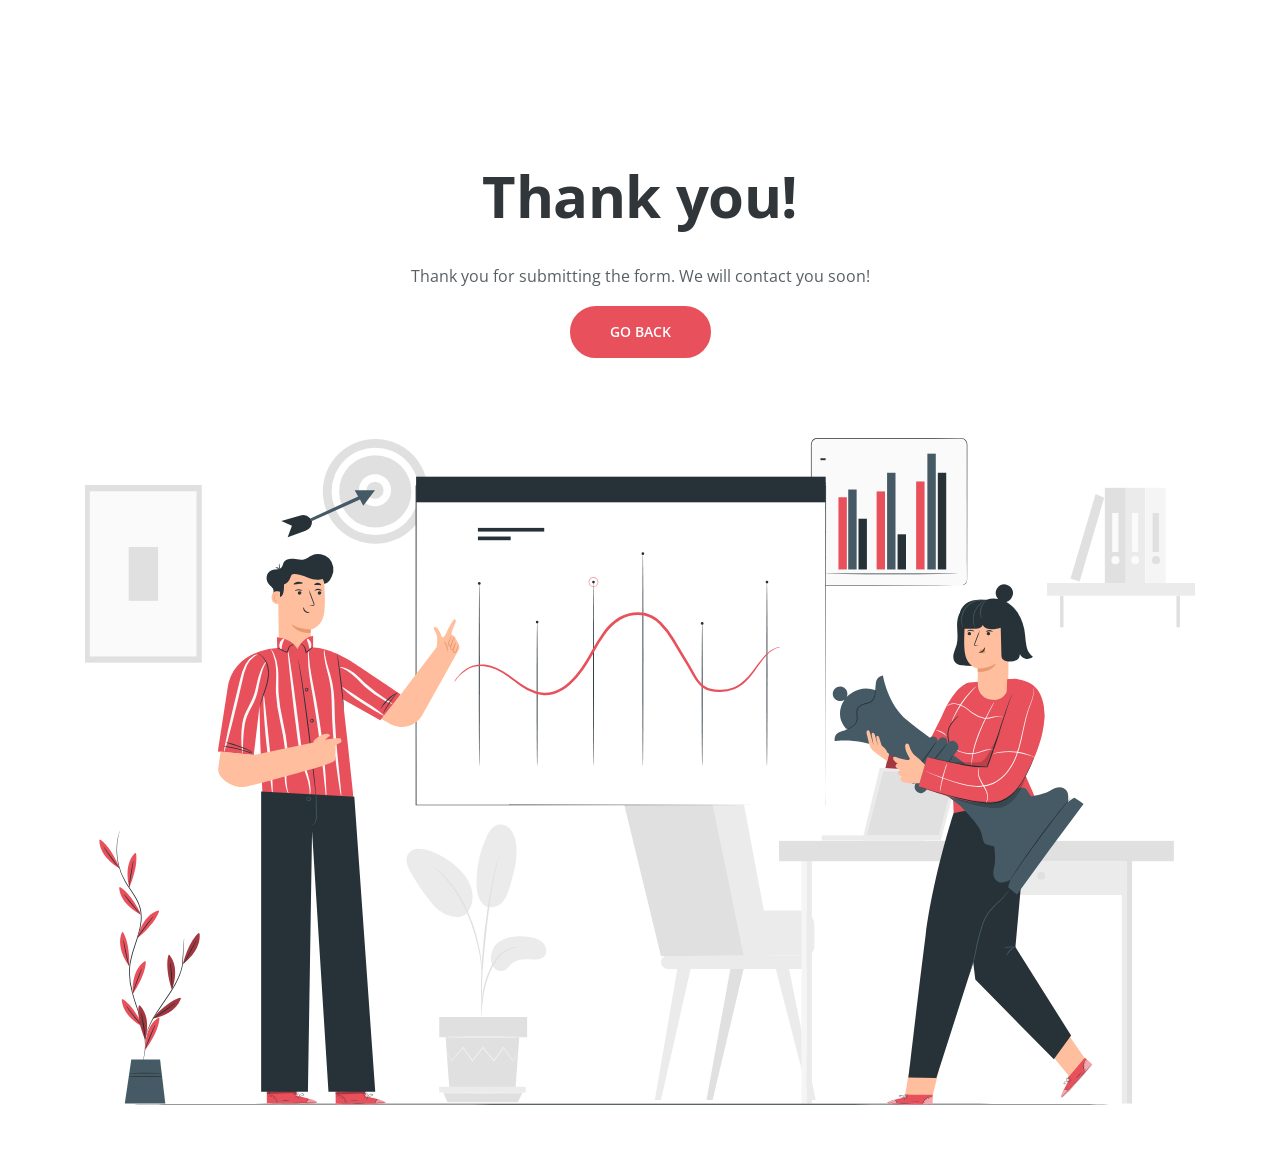
<file: contact-form-thank-you.html>
<!DOCTYPE html>
<html lang="en">
<head>
    <meta charset="utf-8">
    <meta name="viewport" content="width=device-width, initial-scale=1, shrink-to-fit=no">
    
    <!-- SEO Meta Tags -->
    <meta name="description" content="Retinahapp is a company that offers software solutions that include Web and mobile development, Custom systems and other solutions. It also offers business solutions that include company registration, business coaching, proposal writing, graphics design/">
    <meta name="author" content="Retinahapp">

    <!-- OG Meta Tags to improve the way the post looks when you share the page on LinkedIn, Facebook, Google+ -->
	<meta property="og:site_name" content="" /> <!-- website name -->
	<meta property="og:site" content="" /> <!-- website link -->
	<meta property="og:title" content=""/> <!-- title shown in the actual shared post -->
	<meta property="og:description" content="" /> <!-- description shown in the actual shared post -->
	<meta property="og:image" content="" /> <!-- image link, make sure it's jpg -->
	<meta property="og:url" content="" /> <!-- where do you want your post to link to -->
	<meta property="og:type" content="article" />

    <!-- Webpage Title -->
    <title>Retinahapp | For IT and business solutions</title>
    
    <!-- Styles -->
    <link href="https://fonts.googleapis.com/css?family=Open+Sans:400,400i,600,700&display=swap" rel="stylesheet">
    <link href="css/bootstrap.css" rel="stylesheet">
    <link href="css/fontawesome-all.css" rel="stylesheet">
    <link href="css/swiper.css" rel="stylesheet">
	<link href="css/magnific-popup.css" rel="stylesheet">
	<link href="css/styles.css" rel="stylesheet">
	
	<!-- Favicon  -->
    <link rel="icon" href="images/logoicon.png">
</head>
<body data-spy="scroll" data-target=".fixed-top">
    
    <!-- Preloader -->
	<div class="spinner-wrapper">
        <div class="spinner">
            <div class="bounce1"></div>
            <div class="bounce2"></div>
            <div class="bounce3"></div>
        </div>
    </div>
    <!-- end of preloader -->


    <!-- Header -->
    <header class="header">
        <div class="container">
            <div class="row">
                <div class="col-lg-12">
                    <h1>Thank you!</h1>
                    <p>Thank you for submitting the form. We will contact you soon! </p>
                    <a class="btn-solid-lg page-scroll" href="index.html">GO BACK</a>
                    <div class="image-container">
                        <img class="img-fluid" src="images/video.svg" alt="alternative">
                    </div> <!-- end of image-container -->
                </div> <!-- end of col -->
            </div> <!-- end of row -->
        </div> <!-- end of container -->
    </header> <!-- end of header -->
    <!-- end of header -->



    <!-- Scripts -->
    <script src="js/jquery.min.js"></script> <!-- jQuery for Bootstrap's JavaScript plugins -->
    <script src="js/popper.min.js"></script> <!-- Popper tooltip library for Bootstrap -->
    <script src="js/bootstrap.min.js"></script> <!-- Bootstrap framework -->
    <script src="js/jquery.easing.min.js"></script> <!-- jQuery Easing for smooth scrolling between anchors -->
    <script src="js/swiper.min.js"></script> <!-- Swiper for image and text sliders -->
    <script src="js/jquery.magnific-popup.js"></script> <!-- Magnific Popup for lightboxes -->
    <script src="js/isotope.pkgd.min.js"></script> <!-- Isotope for filter -->
    <script src="js/validator.min.js"></script> <!-- Validator.js - Bootstrap plugin that validates forms -->
    <script src="js/scripts.js"></script> <!-- Custom scripts -->
</body>
</html>
</file>
<file: css/styles.css>
/* Template: Sena - Business Landing Page HTML Template
   Author: Inovatik
   Description: Master CSS file
*/

/*****************************************
Table Of Contents:

01. General Styles
02. Preloader
03. Navigation
04. Header
05. Advantages
06. Inquiry
07. Services
08. Details 1
09. Details 2
10. Details 3
11. Details 4
12. Video
13. Statement
14. Projects
15. Project Lightboxes
16. Testimonials
17. Customers
18. Newsletter
19. Footer
20. Copyright
21. Back To Top Button
22. Extra Pages
23. Media Queries
******************************************/

/*****************************************
Colors:
- Backgrounds - light gray #f5f5f5
- Buttons, bullets - red #e8505b
- Headings text - black #30363a
- Body text - gray #585f63
******************************************/


/******************************/
/*     01. General Styles     */
/******************************/
body,
html {
    width: 100%;
	height: 100%;
}

body, p {
	color: #585f63; 
	font: 400 1rem/1.75rem "Open Sans", sans-serif;
}

h1 {
	color: #30363a;
	font: 700 2.5rem/3.25rem "Open Sans", sans-serif;
}

h2 {
	color: #30363a;
	font: 700 2rem/2.625rem "Open Sans", sans-serif;
}

h3 {
	color: #30363a;
	font: 700 1.5rem/2.125rem "Open Sans", sans-serif;
}

h4 {
	color: #30363a;
	font: 700 1.25rem/1.75rem "Open Sans", sans-serif;
}

h5 {
	color: #30363a;
	font: 700 1.125rem/1.625rem "Open Sans", sans-serif;
}

h6 {
	color: #30363a;
	font: 700 1rem/1.5rem "Open Sans", sans-serif;
}

.p-large {
	font: 400 1.125rem/1.875rem "Open Sans", sans-serif;
}

.p-small {
	font: 400 0.875rem/1.625rem "Open Sans", sans-serif;
}

.p-heading {
	margin-bottom: 4.25rem;
	text-align: center;
}

.testimonial-text {
	font-style: italic;
}

.testimonial-author {
	font-weight: 700;
}

.li-space-lg li {
	margin-bottom: 0.5rem;
}

a {
	color: #585f63;
	text-decoration: underline;
}

a:hover {
	color: #585f63;
	text-decoration: underline;
}

.m-bottom-0 {
	margin-bottom: 0;
}

.m-bottom-1 {
	margin-bottom: 1rem;
}

.m-bottom-2 {
	margin-bottom: 2rem;
}

.m-bottom-3 {
	margin-bottom: 3rem;
}

.m-bottom-4 {
	margin-bottom: 4rem;
}

.m-bottom-5 {
	margin-bottom: 5rem;
}

.m-bottom-6 {
	margin-bottom: 6rem;
}

.btn-solid-reg {
	display: inline-block;
	padding: 1.25rem 2.125rem 1.25rem 2.125rem;
	border: 0.125rem solid #e8505b;
	border-radius: 2rem;
	background-color: #e8505b;
	color: #ffffff;
	font: 600 0.875rem/0 "Open Sans", sans-serif;
	text-decoration: none;
	transition: all 0.2s;
}

.btn-solid-reg:hover {
	border: 0.125rem solid #e8505b;
	background-color: transparent;
	color: #e8505b;
	text-decoration: none;
}

.btn-solid-lg {
	display: inline-block;
	padding: 1.5rem 2.375rem 1.5rem 2.375rem;
	border: 0.125rem solid #e8505b;
	border-radius: 2rem;
	background-color: #e8505b;
	color: #ffffff;
	font: 600 0.875rem/0 "Open Sans", sans-serif;
	text-decoration: none;
	transition: all 0.2s;
}

.btn-solid-lg:hover {
	border: 0.125rem solid #e8505b;
	background-color: transparent;
	color: #e8505b;
	text-decoration: none;
}

.btn-outline-reg {
	display: inline-block;
	padding: 1.25rem 2.125rem 1.25rem 2.125rem;
	border: 0.125rem solid #30363a;
	border-radius: 2rem;
	background-color: transparent;
	color: #30363a;
	font: 600 0.875rem/0 "Open Sans", sans-serif;
	text-decoration: none;
	transition: all 0.2s;
}

.btn-outline-reg:hover {
	border: 0.125rem solid #30363a;
	background-color: #30363a;
	color: #ffffff;
	text-decoration: none;
}

.btn-outline-lg {
	display: inline-block;
	padding: 1.5rem 2.375rem 1.5rem 2.375rem;
	border: 0.125rem solid #30363a;
	border-radius: 2rem;
	background-color: transparent;
	color: #30363a;
	font: 600 0.875rem/0 "Open Sans", sans-serif;
	text-decoration: none;
	transition: all 0.2s;
}

.btn-outline-lg:hover {
	border: 0.125rem solid #30363a;
	background-color: #30363a;
	color: #ffffff;
	text-decoration: none;
}

.btn-outline-sm {
	display: inline-block;
	padding: 1rem 1.625rem 1rem 1.625rem;
	border: 0.125rem solid #30363a;
	border-radius: 2rem;
	background-color: transparent;
	color: #30363a;
	font: 600 0.875rem/0 "Open Sans", sans-serif;
	text-decoration: none;
	transition: all 0.2s;
}

.btn-outline-sm:hover {
	border: 0.125rem solid #30363a;
	background-color: #30363a;
	color: #ffffff;
	text-decoration: none;
}

.form-group {
	position: relative;
	margin-bottom: 1.25rem;
}

.form-group.has-error.has-danger {
	margin-bottom: 0.625rem;
}

.form-group.has-error.has-danger .help-block.with-errors ul {
	margin-top: 0.375rem;
}

.label-control {
	position: absolute;
	top: 0.87rem;
	left: 1.375rem;
	color: #30363a;
	opacity: 1;
	font: 400 0.875rem/1.375rem "Open Sans", sans-serif;
	cursor: text;
	transition: all 0.2s ease;
}

/* IE10+ hack to solve lower label text position compared to the rest of the browsers */
@media screen and (-ms-high-contrast: active), screen and (-ms-high-contrast: none) {  
	.label-control {
		top: 0.9375rem;
	}
}

.form-control-input:focus + .label-control,
.form-control-input.notEmpty + .label-control,
.form-control-textarea:focus + .label-control,
.form-control-textarea.notEmpty + .label-control {
	top: 0.125rem;
	opacity: 1;
	font-size: 0.75rem;
	font-weight: 700;
}

.form-control-input,
.form-control-select {
	display: block; /* needed for proper display of the label in Firefox, IE, Edge */
	width: 100%;
	padding-top: 1.0625rem;
	padding-bottom: 0.0625rem;
	padding-left: 1.3125rem;
	border: 1px solid #c4d8dc;
	border-radius: 0;
	background-color: #fff;
	color: #30363a;
	font: 400 0.875rem/1.875rem "Open Sans", sans-serif;
	transition: all 0.2s;
	-webkit-appearance: none; /* removes inner shadow on form inputs on ios safari */
}

.form-control-select {
	padding-top: 0.5rem;
	padding-bottom: 0.5rem;
	height: 3rem;
}

/* IE10+ hack to solve lower label text position compared to the rest of the browsers */
@media screen and (-ms-high-contrast: active), screen and (-ms-high-contrast: none) {  
	.form-control-input {
		padding-top: 1.25rem;
		padding-bottom: 0.75rem;
		line-height: 1.75rem;
	}

	.form-control-select {
		padding-top: 0.875rem;
		padding-bottom: 0.75rem;
		height: 3.125rem;
		line-height: 2.125rem;
	}
}

select {
    /* you should keep these first rules in place to maintain cross-browser behavior */
    -webkit-appearance: none;
	-moz-appearance: none;
	-ms-appearance: none;
    -o-appearance: none;
    appearance: none;
    background-image: url('../images/down-arrow.png');
    background-position: 96% 50%;
    background-repeat: no-repeat;
    outline: none;
}

select::-ms-expand {
    display: none; /* removes the ugly default down arrow on select form field in IE11 */
}

.form-control-textarea {
	display: block; /* used to eliminate a bottom gap difference between Chrome and IE/FF */
	width: 100%;
	height: 14rem; /* used instead of html rows to normalize height between Chrome and IE/FF */
	padding-top: 1.25rem;
	padding-left: 1.3125rem;
	border: 1px solid #c4d8dc;
	border-radius: 0;
	background-color: #fff;
	color: #30363a;
	font: 400 0.875rem/1.75rem "Open Sans", sans-serif;
	transition: all 0.2s;
}

.form-control-input:focus,
.form-control-select:focus,
.form-control-textarea:focus {
	border: 1px solid #a1a1a1;
	outline: none; /* Removes blue border on focus */
}

.form-control-input:hover,
.form-control-select:hover,
.form-control-textarea:hover {
	border: 1px solid #a1a1a1;
}

input[type='checkbox'] {
	vertical-align: -10%;
	margin-right: 0.5rem;
}

/* IE10+ hack to raise checkbox field position compared to the rest of the browsers */
@media screen and (-ms-high-contrast: active), screen and (-ms-high-contrast: none) {  
	input[type='checkbox'] {
		vertical-align: -9%;
	}
}

.form-control-submit-button {
	display: inline-block;
	width: 100%;
	height: 3.125rem;
	border: 0.125rem solid #e8505b;
	border-radius: 1.5rem;
	background-color: #e8505b;
	color: #fff;
	font: 600 0.875rem/0 "Open Sans", sans-serif;
	cursor: pointer;
	transition: all 0.2s;
}

.form-control-submit-button:hover {
	border: 0.125rem solid #e8505b;
	background-color: transparent;
	color: #e8505b;
}

/* Form Success And Error Message Formatting */
#imsgSubmit.h3.text-center.tada.animated,
#nmsgSubmit.h3.text-center.tada.animated,
#cmsgSubmit.h3.text-center.tada.animated,
#imsgSubmit.h3.text-center,
#nmsgSubmit.h3.text-center,
#cmsgSubmit.h3.text-center {
	display: block;
	margin-bottom: 0;
	color: #e8505b;
	font-weight: 400;
	font-size: 1.125rem;
	line-height: 1rem;
}

.help-block.with-errors .list-unstyled {
	font-size: 0.75rem;
	line-height: 1.125rem;
	text-align: left;
}

.help-block.with-errors ul {
	margin-bottom: 0;
}
/* end of form success and error message formatting */

/* Form Success And Error Message Animation - Animate.css */
@-webkit-keyframes tada {
	from {
		-webkit-transform: scale3d(1, 1, 1);
		-ms-transform: scale3d(1, 1, 1);
		transform: scale3d(1, 1, 1);
	}
	10%, 20% {
		-webkit-transform: scale3d(.9, .9, .9) rotate3d(0, 0, 1, -3deg);
		-ms-transform: scale3d(.9, .9, .9) rotate3d(0, 0, 1, -3deg);
		transform: scale3d(.9, .9, .9) rotate3d(0, 0, 1, -3deg);
	}
	30%, 50%, 70%, 90% {
		-webkit-transform: scale3d(1.1, 1.1, 1.1) rotate3d(0, 0, 1, 3deg);
		-ms-transform: scale3d(1.1, 1.1, 1.1) rotate3d(0, 0, 1, 3deg);
		transform: scale3d(1.1, 1.1, 1.1) rotate3d(0, 0, 1, 3deg);
	}
	40%, 60%, 80% {
		-webkit-transform: scale3d(1.1, 1.1, 1.1) rotate3d(0, 0, 1, -3deg);
		-ms-transform: scale3d(1.1, 1.1, 1.1) rotate3d(0, 0, 1, -3deg);
		transform: scale3d(1.1, 1.1, 1.1) rotate3d(0, 0, 1, -3deg);
	}
	to {
		-webkit-transform: scale3d(1, 1, 1);
		-ms-transform: scale3d(1, 1, 1);
		transform: scale3d(1, 1, 1);
	}
}

@keyframes tada {
	from {
		-webkit-transform: scale3d(1, 1, 1);
		-ms-transform: scale3d(1, 1, 1);
		transform: scale3d(1, 1, 1);
	}
	10%, 20% {
		-webkit-transform: scale3d(.9, .9, .9) rotate3d(0, 0, 1, -3deg);
		-ms-transform: scale3d(.9, .9, .9) rotate3d(0, 0, 1, -3deg);
		transform: scale3d(.9, .9, .9) rotate3d(0, 0, 1, -3deg);
	}
	30%, 50%, 70%, 90% {
		-webkit-transform: scale3d(1.1, 1.1, 1.1) rotate3d(0, 0, 1, 3deg);
		-ms-transform: scale3d(1.1, 1.1, 1.1) rotate3d(0, 0, 1, 3deg);
		transform: scale3d(1.1, 1.1, 1.1) rotate3d(0, 0, 1, 3deg);
	}
	40%, 60%, 80% {
		-webkit-transform: scale3d(1.1, 1.1, 1.1) rotate3d(0, 0, 1, -3deg);
		-ms-transform: scale3d(1.1, 1.1, 1.1) rotate3d(0, 0, 1, -3deg);
		transform: scale3d(1.1, 1.1, 1.1) rotate3d(0, 0, 1, -3deg);
	}
	to {
		-webkit-transform: scale3d(1, 1, 1);
		-ms-transform: scale3d(1, 1, 1);
		transform: scale3d(1, 1, 1);
	}
}

.tada {
	-webkit-animation-name: tada;
	animation-name: tada;
}

.animated {
	-webkit-animation-duration: 1s;
	animation-duration: 1s;
	-webkit-animation-fill-mode: both;
	animation-fill-mode: both;
}
/* end of form success and error message animation - Animate.css */

/* Fade-move Animation For Details Lightbox - Magnific Popup */
/* at start */
.my-mfp-slide-bottom .zoom-anim-dialog {
	opacity: 0;
	transition: all 0.2s ease-out;
	-webkit-transform: translateY(-1.25rem) perspective(37.5rem) rotateX(10deg);
	-ms-transform: translateY(-1.25rem) perspective(37.5rem) rotateX(10deg);
	transform: translateY(-1.25rem) perspective(37.5rem) rotateX(10deg);
}

/* animate in */
.my-mfp-slide-bottom.mfp-ready .zoom-anim-dialog {
	opacity: 1;
	-webkit-transform: translateY(0) perspective(37.5rem) rotateX(0); 
	-ms-transform: translateY(0) perspective(37.5rem) rotateX(0); 
	transform: translateY(0) perspective(37.5rem) rotateX(0); 
}

/* animate out */
.my-mfp-slide-bottom.mfp-removing .zoom-anim-dialog {
	opacity: 0;
	-webkit-transform: translateY(-0.625rem) perspective(37.5rem) rotateX(10deg); 
	-ms-transform: translateY(-0.625rem) perspective(37.5rem) rotateX(10deg); 
	transform: translateY(-0.625rem) perspective(37.5rem) rotateX(10deg); 
}

/* dark overlay, start state */
.my-mfp-slide-bottom.mfp-bg {
	opacity: 0;
	transition: opacity 0.2s ease-out;
}

/* animate in */
.my-mfp-slide-bottom.mfp-ready.mfp-bg {
	opacity: 0.8;
}
/* animate out */
.my-mfp-slide-bottom.mfp-removing.mfp-bg {
	opacity: 0;
}
/* end of fade-move animation for details lightbox - magnific popup */

/* Fade Animation For Image Lightbox - Magnific Popup */
@-webkit-keyframes fadeIn {
	from {
		opacity: 0;
	}
	to {
		opacity: 1;
	}
}

@keyframes fadeIn {
	from {
		opacity: 0;
	}
	to {
		opacity: 1;
	}
}

.fadeIn {
	-webkit-animation: fadeIn 0.6s;
	animation: fadeIn 0.6s;
}

@-webkit-keyframes fadeOut {
	from {
		opacity: 1;
	}
	to {
		opacity: 0;
	}
}

@keyframes fadeOut {
	from {
		opacity: 1;
	}
	to {
		opacity: 0;
	}
}

.fadeOut {
	-webkit-animation: fadeOut 0.8s;
	animation: fadeOut 0.8s;
}
/* end of fade animation for details lightbox - magnific popup */


/*************************/
/*     02. Preloader     */
/*************************/
.spinner-wrapper {
	position: fixed;
	z-index: 999999;
	top: 0;
	right: 0;
	bottom: 0;
	left: 0;
	background: #f5f5f5;
}

.spinner {
	position: absolute;
	top: 50%; /* centers the loading animation vertically one the screen */
	left: 50%; /* centers the loading animation horizontally one the screen */
	width: 3.75rem;
	height: 1.25rem;
	margin: -0.625rem 0 0 -1.875rem; /* is width and height divided by two */ 
	text-align: center;
}

.spinner > div {
	display: inline-block;
	width: 1rem;
	height: 1rem;
	border-radius: 100%;
	background-color: #e8505b;
	-webkit-animation: sk-bouncedelay 1.4s infinite ease-in-out both;
	animation: sk-bouncedelay 1.4s infinite ease-in-out both;
}

.spinner .bounce1 {
	-webkit-animation-delay: -0.32s;
	animation-delay: -0.32s;
}

.spinner .bounce2 {
	-webkit-animation-delay: -0.16s;
	animation-delay: -0.16s;
}

@-webkit-keyframes sk-bouncedelay {
	0%, 80%, 100% { -webkit-transform: scale(0); }
	40% { -webkit-transform: scale(1.0); }
}

@keyframes sk-bouncedelay {
	0%, 80%, 100% { 
		-webkit-transform: scale(0);
		-ms-transform: scale(0);
		transform: scale(0);
	} 40% { 
		-webkit-transform: scale(1.0);
		-ms-transform: scale(1.0);
		transform: scale(1.0);
	}
}


/**************************/
/*     03. Navigation     */
/**************************/
.navbar-custom {
	background-color: #ffffff;
	box-shadow: 0 0.0625rem 0.375rem 0 rgba(0, 0, 0, 0.1);
	font: 600 0.875rem/0.875rem "Open Sans", sans-serif;
	transition: all 0.2s;
}

.navbar-custom .navbar-brand.logo-image img {
    width: 7.1875rem;
	height: 1.75rem;
}

.navbar-custom .navbar-brand.logo-text {
	font: 700 2rem/1rem "Open Sans", sans-serif;
	text-decoration: none;
}

.navbar-custom .navbar-nav {
	margin-top: 0.75rem;
	margin-bottom: 0.5rem;
}

.navbar-custom .nav-item .nav-link {
	padding: 0.625rem 0.75rem;
	color: #30363a;
	text-decoration: none;
	transition: all 0.2s ease;
}

.navbar-custom .nav-item .nav-link:hover,
.navbar-custom .nav-item .nav-link.active {
	color: #e8505b;
}

/* Dropdown Menu */
.navbar-custom .dropdown:hover > .dropdown-menu {
	display: block; /* this makes the dropdown menu stay open while hovering it */
	min-width: auto;
	animation: fadeDropdown 0.2s; /* required for the fade animation */
}

@keyframes fadeDropdown {
    0% {
        opacity: 0;
    }

    100% {
        opacity: 1;
    }
}

.navbar-custom .dropdown-toggle {
	cursor: default;
}

.navbar-custom .dropdown-toggle:focus { /* removes dropdown outline on focus */
	outline: 0;
}

.navbar-custom .dropdown-menu {
	margin-top: 0;
	padding-top: 1rem;
	padding-bottom: 1rem;
	border: none;
	border-radius: 0.25rem;
	background-color: #f5f5f5;
}

.navbar-custom .dropdown-item {
	text-decoration: none;
	font: 600 0.875rem/0.875rem "Open Sans", sans-serif;
}

.navbar-custom .dropdown-item:hover {
	background-color: #f5f5f5;
	color: #e8505b;
}

.navbar-custom .dropdown-divider {
	width: 100%;
	height: 1px;
	margin: 0.75rem auto 0.75rem auto;
	border: none;
	background-color: #acaaaa;
	opacity: 0.2;
}
/* end of dropdown menu */

.navbar-custom .social-icons {
	display: none;
}

.navbar-custom .navbar-toggler {
	padding: 0;
	border: none;
	color: #30363a;
	font-size: 2rem;
}

.navbar-custom button[aria-expanded='false'] .navbar-toggler-awesome.fas.fa-times{
	display: none;
}

.navbar-custom button[aria-expanded='false'] .navbar-toggler-awesome.fas.fa-bars{
	display: inline-block;
}

.navbar-custom button[aria-expanded='true'] .navbar-toggler-awesome.fas.fa-bars{
	display: none;
}

.navbar-custom button[aria-expanded='true'] .navbar-toggler-awesome.fas.fa-times{
	display: inline-block;
	margin-right: 0.125rem;
}


/*********************/
/*    04. Header     */
/*********************/
.header {
	padding-top: 7rem;
	padding-bottom: 3rem;
	text-align: center;
}

.header .text-container {
	margin-bottom: 3rem;
}

.header h1 {
	margin-bottom: 1.875rem;
}

.header .btn-solid-lg {
	margin-bottom: 4rem;
}


/**************************/
/*     05. Advantages     */
/**************************/
.cards-1 {
	padding-top: 3rem;
	padding-bottom: 3rem;
}

.cards-1 .card {
	margin-right: auto;
	margin-bottom: 3rem;
	margin-left: auto;
	border: none;
}

.cards-1 .card-body {
	padding: 0;
}

.cards-1 .card-title {
	margin-bottom: 0.875rem;
}

.cards-1 .card-title p {
	margin-bottom: 0.25rem;
	color: #e8505b;
}

.cards-1 .card-title .fas {
	margin-right: 0.5rem;
}


/***********************/
/*     06. Inquiry     */
/***********************/
.form-1 {
	padding-top: 7rem;
	padding-bottom: 7rem;
	background-color: #f5f5f5;
}

.form-1 .text-container {
	margin-bottom: 3.5rem;
}

.form-1 h2 {
	margin-bottom: 1.375rem;
}

.form-1 .list-unstyled {
	margin-top: 1.125rem;
}

.form-1 .list-unstyled .fas {
	color: #e8505b;
	font-size: 0.5rem;
	line-height: 1.75rem;
}

.form-1 .list-unstyled .media-body {
	margin-left: 0.625rem;
}


/************************/
/*     07. Services     */
/************************/
.cards-2 {
	padding-top: 7.5rem;
	padding-bottom: 3rem;
	text-align: center;
}

.cards-2 .card {
	margin-bottom: 3.5rem;
	padding: 2.875rem 1.5rem 2rem 1.5rem;
	border: none;
	background-color: #ffffff;
	box-shadow: 0 0.0625rem 0.75rem 0 rgba(0, 0, 0, 0.12);
}

.cards-2 .card-title {
	margin-bottom: 0.375rem;
}

.cards-2 .card-image {
	margin-bottom: 1.75rem;
}

.cards-2 .card .fas {
	color: #e8505b;
	font-size: 3.5rem;
}

.cards-2 .card-body {
	padding: 0;
}


/*************************/
/*     08. Details 1     */
/*************************/
.basic-1 {
	padding-top: 4rem;
	padding-bottom: 4rem;
}

.basic-1 .text-container {
	margin-bottom: 5rem;
}

.basic-1 .icon .fas {
	margin-bottom: 0.5rem;
	color: #e8505b;
	font-size: 2.5rem;
}

.basic-1 h2 {
	margin-bottom: 1.5rem;
}

.basic-1 .list-unstyled .fas {
	color: #e8505b;
	font-size: 0.5rem;
	line-height: 1.75rem;
}

.basic-1 .list-unstyled .media-body {
	margin-left: 0.625rem;
}


/*************************/
/*    09. Details 2     */
/*************************/
.basic-2 {
	padding-top: 4rem;
	padding-bottom: 4rem;
}

.basic-2 .image-container {
	margin-bottom: 5rem;
}

.basic-2 .icon .fas {
	margin-bottom: 0.5rem;
	color: #e8505b;
	font-size: 2.5rem;
}

.basic-2 h2 {
	margin-bottom: 1.5rem;
}

.basic-2 p {
	margin-bottom: 2rem;
}

.basic-2 .btn-solid-reg {
	margin-right: 0.625rem;
}


/*************************/
/*     10. Details 3     */
/*************************/
.basic-3 {
	padding-top: 4rem;
	padding-bottom: 4rem;
}

.basic-3 .text-container {
	margin-bottom: 5rem;
}

.basic-3 .icon .fas {
	margin-bottom: 0.5rem;
	color: #e8505b;
	font-size: 2.5rem;
}

.basic-3 h2 {
	margin-bottom: 1.5rem;
}

.basic-3 .list-unstyled .fas {
	color: #e8505b;
	font-size: 0.5rem;
	line-height: 1.75rem;
}

.basic-3 .list-unstyled .media-body {
	margin-left: 0.625rem;
}


/*************************/
/*     11. Details 4     */
/*************************/
.basic-4 {
	padding-top: 4rem;
	padding-bottom: 4rem;
}

.basic-4 .image-container {
	margin-bottom: 5rem;
}

.basic-4 .icon .fas {
	margin-bottom: 0.5rem;
	color: #e8505b;
	font-size: 2.5rem;
}

.basic-4 h2 {
	margin-bottom: 1.5rem;
}

.basic-4 p {
	margin-bottom: 2rem;
}

.basic-4 .btn-solid-reg {
	margin-right: 0.625rem;
}


/*********************/
/*     12. Video     */
/*********************/
.basic-5 {
	padding-top: 4rem;
	padding-bottom: 5.5rem;
}

.basic-5 h2 {
	text-align: center;
}

.basic-5 .image-container {
	margin-bottom: 5rem;
}

.basic-5 .image-container img {
	border-radius: 0.5rem;
}

.basic-5 .video-wrapper {
	position: relative;
}

/* Video Play Button */
.basic-5 .video-play-button {
	position: absolute;
	z-index: 10;
	top: 50%;
	left: 50%;
	display: block;
	box-sizing: content-box;
	width: 2rem;
	height: 2.75rem;
	padding: 1.125rem 1.25rem 1.125rem 1.75rem;
	border-radius: 50%;
	-webkit-transform: translateX(-50%) translateY(-50%);
	-ms-transform: translateX(-50%) translateY(-50%);
	transform: translateX(-50%) translateY(-50%);
}
  
.basic-5 .video-play-button:before {
	content: "";
	position: absolute;
	z-index: 0;
	top: 50%;
	left: 50%;
	display: block;
	width: 4.75rem;
	height: 4.75rem;
	border-radius: 50%;
	background: #e8505b;
	animation: pulse-border 1500ms ease-out infinite;
	-webkit-transform: translateX(-50%) translateY(-50%);
	-ms-transform: translateX(-50%) translateY(-50%);
	transform: translateX(-50%) translateY(-50%);
}
  
.basic-5 .video-play-button:after {
	content: "";
	position: absolute;
	z-index: 1;
	top: 50%;
	left: 50%;
	display: block;
	width: 4.375rem;
	height: 4.375rem;
	border-radius: 50%;
	background: #e8505b;
	transition: all 200ms;
	-webkit-transform: translateX(-50%) translateY(-50%);
	-ms-transform: translateX(-50%) translateY(-50%);
	transform: translateX(-50%) translateY(-50%);
}
  
.basic-5 .video-play-button span {
	position: relative;
	display: block;
	z-index: 3;
	top: 0.375rem;
	left: 0.25rem;
	width: 0;
	height: 0;
	border-left: 1.625rem solid #fff;
	border-top: 1rem solid transparent;
	border-bottom: 1rem solid transparent;
}
  
@keyframes pulse-border {
	0% {
		transform: translateX(-50%) translateY(-50%) translateZ(0) scale(1);
		opacity: 1;
	}
	100% {
		transform: translateX(-50%) translateY(-50%) translateZ(0) scale(1.5);
		opacity: 0;
	}
}
/* end of video play button */

.basic-5 .text-container {
	margin-bottom: 2.5rem;
}


/*************************/
/*     13. Statement     */
/*************************/
.basic-6 {
	padding-top: 7rem;
	padding-bottom: 7rem;
	background-color: #f5f5f5;
	text-align: center;
}

.basic-6 h3 {
	margin-bottom: 2rem;
}


/************************/
/*     14. Projects     */
/************************/
.filter {
	padding-top: 7.5rem;
	padding-bottom: 3rem;
}

.filter h2 {
	text-align: center;
}

.filter .button-group {
	text-align: center;
}

.filter .button-group a {
	display: inline-block;
	margin-right: 0.1875rem;
	margin-bottom: 0.625rem;
	margin-left: 0.1875rem;
	padding: 0.375rem 1.375rem 0.375rem 1.375rem;
	border-radius: 0.125rem;
	background-color: #f5f5f5;
	color: #585f63;
	font-weight: 600;
	font-size: 0.875rem;
	line-height: 1.25rem;
	cursor: pointer;
	transition: all 0.2s ease;
}

.filter .button-group a:hover {
	background-color: #e8505b;
	color: #fff;
}

.filter .button-group a.button.is-checked {
	background-color: #e8505b;
	color: #fff;
}

.filter .grid {
	margin-top: 1.25rem;
	border-radius: 0.375rem;
}

.filter .element-item {
	margin-bottom: 2rem;
}

.filter .element-item p {
	padding: 1.125rem 1.5rem 1.25rem 1.5rem;
	background-color: #f5f5f5;
}


/**********************************/
/*     15. Project Lightboxes     */
/**********************************/
.lightbox-basic {
	position: relative;
	max-width: 35rem;
	margin: 2.5rem auto;
	padding: 1.5625rem;
	background: #fff;
	text-align: left;
}

.lightbox-basic img {
	margin-right: auto;
	margin-bottom: 2rem;
	margin-left: auto;
}

.lightbox-basic .testimonial-container {
	margin-top: 1.75rem;
	margin-bottom: 2.125rem;
	padding: 1.125rem 1.5rem 1.125rem 1.5rem;
	border-radius: 0.25rem;
	background-color: #fbfbfb;
}

.lightbox-basic .testimonial-text {
	margin-bottom: 0.5rem;
}

.lightbox-basic .testimonial-author {
	margin-bottom: 0;
}

.lightbox-basic .btn-solid-reg {
	margin-bottom: 1rem;
}

/* Action Button */
.lightbox-basic .btn-solid-reg.mfp-close {
	position: relative;
	width: auto;
	height: auto;
	color: #fff;
	opacity: 1;
}

.lightbox-basic .btn-solid-reg.mfp-close:hover {
	color: #e8505b;
}
/* end of action Button */

/* Back Button */
.lightbox-basic .btn-outline-reg.mfp-close.as-button {
	position: relative;
	display: inline-block;
	width: auto;
	height: auto;
	margin-left: 0.375rem;
	padding: 1.25rem 2.25rem 1.25rem 2.25rem;
	border: 0.125rem solid #333;
	color: #333;
	opacity: 1;
}

.lightbox-basic .btn-outline-reg.mfp-close.as-button:hover {
	color: #fff;
}
/* end of back button */

/* Close X Button */
.lightbox-basic button.mfp-close.x-button {
	position: absolute;
	top: -0.125rem;
	right: -0.125rem;
	width: 2.75rem;
	height: 2.75rem;
	color: #555;
}
/* end of close x button */


/****************************/
/*     16. Testimonials     */
/****************************/
.slider {
	padding-top: 3rem;
	padding-bottom: 4rem;
}

.slider .slider-container {
	position: relative;
}

.slider .swiper-container {
	position: static;
	width: 90%;
	text-align: center;
}

.slider .swiper-button-prev:focus,
.slider .swiper-button-next:focus {
	/* even if you can't see it chrome you can see it on mobile device */
	outline: none;
}

.slider .swiper-button-prev {
	left: -0.5rem;
	background-image: url("data:image/svg+xml;charset=utf-8,%3Csvg%20xmlns%3D'http%3A%2F%2Fwww.w3.org%2F2000%2Fsvg'%20viewBox%3D'0%200%2028%2044'%3E%3Cpath%20d%3D'M0%2C22L22%2C0l2.1%2C2.1L4.2%2C22l19.9%2C19.9L22%2C44L0%2C22L0%2C22L0%2C22z'%20fill%3D'%23585f63'%2F%3E%3C%2Fsvg%3E");
	background-size: 1.125rem 1.75rem;
}

.slider .swiper-button-next {
	right: -0.5rem;
	background-image: url("data:image/svg+xml;charset=utf-8,%3Csvg%20xmlns%3D'http%3A%2F%2Fwww.w3.org%2F2000%2Fsvg'%20viewBox%3D'0%200%2028%2044'%3E%3Cpath%20d%3D'M27%2C22L27%2C22L5%2C44l-2.1-2.1L22.8%2C22L2.9%2C2.1L5%2C0L27%2C22L27%2C22z'%20fill%3D'%23585f63'%2F%3E%3C%2Fsvg%3E");
	background-size: 1.125rem 1.75rem;
}

.slider .card {
	position: relative;
	border: none;
	background-color: transparent;
}

.slider .card-image {
	width: 6rem;
	height: 6rem;
	margin-right: auto;
	margin-bottom: 0.25rem;
	margin-left: auto;
	border-radius: 50%;
}

.slider .card-body {
	padding-bottom: 0;
}

.slider .testimonial-text {
	margin-bottom: 0.5rem;
}

.slider .testimonial-author {
	margin-bottom: 0;
}


/*************************/
/*     17. Customers     */
/*************************/
.basic-7 {
	padding-top: 7rem;
	padding-bottom: 3rem;
	text-align: center;
}

.basic-7 h2 {
	margin-bottom: 3.5rem;
}

.basic-7 img {
	display: block;
	max-width: 100%;
	height: auto;
	max-height: 2.25rem;
	margin-right: auto;
	margin-bottom: 2.25rem;
	margin-left: auto;
}

.basic-7 .large-view {
	display: none;
}


/**************************/
/*     18. Newsletter     */
/**************************/
.form-2 {
	padding-top: 3rem;
	padding-bottom: 7rem;
	text-align: center;
}

.form-2 .p-heading {
	margin-bottom: 3rem;
}

.form-2 .label-control {
	left: 2.125rem;
}

.form-2 .form-control-input {
	padding-left: 2rem;
	border-radius: 1.5rem;
	background-color: #f5f5f5;
}


/**********************/
/*     19. Footer     */
/**********************/
.footer {
	padding-top: 5.5rem;
	padding-bottom: 1.5rem;
	background-color: #f5f5f5;
}

.footer a {
	text-decoration: none;
}

.footer .footer-col {
	margin-bottom: 2rem;
}

.footer h6 {
	margin-bottom: 0.625rem;
}

.footer .li-space-lg li {
	margin-bottom: 0.375rem;
}

.footer .fa-stack {
	width: 2em;
	margin-bottom: 1.25rem;
	margin-right: 0.375rem;
	font-size: 1.375rem;
}

.footer .fa-stack .fa-stack-1x {
    color: #585f63;
	transition: all 0.2s ease;
}

.footer .fa-stack .fa-stack-2x {
	color: #fff;
	transition: all 0.2s ease;
}

.footer .fa-stack:hover .fa-stack-1x {
	color: #fff;
}

.footer .fa-stack:hover .fa-stack-2x {
    color: #e8505b;
}


/*************************/
/*     20. Copyright     */
/*************************/
.copyright {
	padding-bottom: 1rem;
	background-color: #f5f5f5;
	text-align: center;
}

.copyright a {
	text-decoration: none;
}


/**********************************/
/*     21. Back To Top Button     */
/**********************************/
a.back-to-top {
	position: fixed;
	z-index: 999;
	right: 0.75rem;
	bottom: 0.75rem;
	display: none;
	width: 2.625rem;
	height: 2.625rem;
	border-radius: 1.875rem;
	background: #585f63 url("../images/up-arrow.png") no-repeat center 47%;
	background-size: 1.125rem 1.125rem;
	text-indent: -9999px;
}

a:hover.back-to-top {
	background-color: #e8505b; 
}


/***************************/
/*     22. Extra Pages     */
/***************************/
.ex-header {
	padding-top: 7rem;
	padding-bottom: 4rem;
}

.ex-basic-1 .list-unstyled .fas {
	color: #e8505b;
	font-size: 0.5rem;
	line-height: 1.75rem;
}

.ex-basic-1 .list-unstyled .media-body {
	margin-left: 0.625rem;
}

.ex-basic-1 .text-box {
	padding: 1.25rem 1.25rem 0.5rem 1.25rem;
	background-color: #f5f5f5;
}

.ex-basic-1 .text-box .text-box-icon {
	color: #e8505b;
	font-size: 2.5rem;
}

.ex-basic-1 .map-responsive {
	overflow: hidden;
	position: relative;
	margin-bottom: 3rem;
	padding-bottom: 56.25%;
	height: 0;
	border-radius: 0.25rem;
}

.ex-basic-1 .map-responsive iframe {
	left: 0;
	top: 0;
	height: 100%;
	width: 100%;
	position: absolute;
	border: none; 
}

.ex-cards-1 .card {
	border: none;
}

.ex-cards-1 .card .fa-stack {
	width: 2em;
	font-size: 1.125rem;
}

.ex-cards-1 .card .fa-stack-2x {
	color: #e8505b;
}

.ex-cards-1 .card .fa-stack-1x {
	color: #fff;
	font-weight: 700;
	line-height: 2.125rem;
}

.ex-cards-1 .card .list-unstyled .media-body {
	margin-left: 0.75rem;
}

.ex-cards-1 .card .list-unstyled .media-body h4 {
	margin-bottom: 0.25rem;
}

.ex-cards-2 {
	text-align: center;
}

.ex-cards-2 .card {
	max-width: 15.75rem;
	margin-right: auto;
	margin-bottom: 5rem;
	margin-left: auto;
	border: 1px solid #585f63;
}

.ex-cards-2 .card .card-body {
	padding-top: 3.5rem;
	padding-bottom: 3rem;
}

.ex-cards-2 .card .price {
	margin-bottom: 0.5rem;
}

.ex-cards-2 .card .currency {
	margin-right: 0.25rem;
	color: #30363a;
	font-weight: 700;
	font-size: 1.75rem;
	vertical-align: 1.25rem;
}

.ex-cards-2 .card .value {
	color: #30363a;
	font-weight: 700;
	font-size: 3.25rem;
}

.ex-cards-2 .card .package {
	margin-bottom: 2rem;
	color: #e8505b;
	font-weight: 700;
	font-size: 1.375rem;
}

.ex-cards-2 .card p {
	margin-bottom: 1.75rem;
}

.ex-cards-2 .button-wrapper {
	position: absolute;
	right: 0;
	bottom: -1.5rem;
	left: 0;
}

.ex-cards-2 .btn-solid-reg:hover {
	background-color: #ffffff;
}

.ex-cards-3 {
	text-align: center;
}

.ex-cards-3 .card {
	max-width: 20.375rem;
	margin-right: auto;
	margin-bottom: 5rem;
	margin-left: auto;
	border: none;
}

.ex-cards-3 .card .card-body {
	margin-bottom: 0.75rem;
	padding: 3.5rem 1.75rem 2rem 1.75rem;
	background-color: #f5f5f5;
}

.ex-cards-3 .card .price {
	margin-bottom: 0.5rem;
}

.ex-cards-3 .card .currency {
	margin-right: 0.25rem;
	color: #30363a;
	font-weight: 700;
	font-size: 1.75rem;
	vertical-align: 1.25rem;
}

.ex-cards-3 .card .value {
	color: #30363a;
	font-weight: 700;
	font-size: 3.25rem;
}

.ex-cards-3 .card .package {
	margin-bottom: 2rem;
	color: #30363a;
	font-weight: 700;
	font-size: 1.375rem;
}

.ex-cards-3 .card .list-unstyled {
	text-align: left;
}

.ex-cards-3 .card .list-unstyled .fas {
	color: #e8505b;
	font-size: 1rem;
	line-height: 1.75rem;
}

.ex-cards-3 .card .list-unstyled .media-body {
	margin-left: 0.625rem;
}

.ex-cards-3 .card .btn-solid-reg {
	border-radius: 0;
	width: 100%;
	padding-top: 1.375rem;
	padding-bottom: 1.375rem;
}

.ex-cards-4 {
	text-align: center;
}

.ex-cards-4 .card {
	margin-right: 1.5rem;
	margin-bottom: 5rem;
	border: 1px solid #585f63;
}

.ex-cards-4 .card .price {
	position: absolute;
	top: -1.5rem;
	right: -1.5rem;
	width: 5rem;
	height: 5rem;
	border-radius: 50%;
	background-color: #e8505b;
	text-align: center;
}

.ex-cards-4 .card .value {
	color: #fff;
	font-weight: 700;
	font-size: 1.625rem;
	line-height: 5rem;
}

.ex-cards-4 .card .card-body {
	margin-bottom: 0.75rem;
	padding: 2.5rem 1.75rem 2.5rem 1.75rem;
}

.ex-cards-4 .card .package {
	margin-bottom: 1rem;
	color: #30363a;
	font-weight: 700;
	font-size: 1.875rem;
}

.ex-cards-4 .card p {
	margin-bottom: 1.5rem;
	text-align: left;
}

.ex-cards-4 .card .list-unstyled {
	margin-bottom: 1.75rem;
	text-align: left;
}

.ex-cards-4 .card .list-unstyled .fas {
	color: #e8505b;
	font-size: 0.5rem;
	line-height: 1.75rem;
}

.ex-cards-4 .card .list-unstyled .media-body {
	margin-left: 0.625rem;
}

.ex-cards-5 .card {
	max-width: 25rem;
	margin-right: auto;
	margin-bottom: 4rem;
	margin-left: auto;
	border: none;
	text-align: center;
}

.ex-cards-5 .card .card-body {
	padding: 1.5rem 0 0 0;
}

.ex-cards-5 .card .name {
	margin-bottom: 0;
	font-weight: bold;
	font-size: 1.25rem;
}

.ex-cards-5 .card .job-title {
	margin-bottom: 0.375rem;
}

.ex-cards-4 .card .social-icons {
	displaY: inline-block;
}

.ex-cards-5 .card .fa-stack {
	width: 2em;
	margin-left: 0.25rem;
	font-size: 0.75rem;
}

.ex-cards-5 .card .fa-stack-2x {
	color: #e8505b;
	transition: all 0.2s ease;
}

.ex-cards-5 .card .fa-stack-1x {
	color: #ffffff;
	transition: all 0.2s ease;
}

.ex-cards-5 .card .fa-stack:hover .fa-stack-2x {
	color: #fff;
}

.ex-cards-5 .card .fa-stack:hover .fa-stack-1x {
	color: #e8505b;
}

.ex-form-1 .form-group {
	margin-bottom: 1.75rem;
}

.ex-form-1 .label-control {
	top: 1.375rem;
	left: 1.5rem;
	font-size: 1rem;
}

.ex-form-1 .form-control-input:focus + .label-control,
.ex-form-1 .form-control-input.notEmpty + .label-control,
.ex-form-1 .form-control-textarea:focus + .label-control,
.ex-form-1 .form-control-textarea.notEmpty + .label-control {
	top: 0.25rem;
}

.ex-form-1 .form-control-input,
.ex-form-1 .form-control-textarea {
	background-color: #f5f5f5;
}

.ex-form-1 .form-control-input {
	padding-top: 1.5625rem;
	padding-bottom: 0.5625rem;
}

.ex-form-1 .form-control-textarea {
	padding-top: 1.5rem;
}

.ex-form-1 .form-control-submit-button {
	height: 4rem;
	border-radius: 2.5rem;
}


/*****************************/
/*     23. Media Queries     */
/*****************************/	
/* Min-width 768px */
@media (min-width: 768px) {

	/* Header */
	.header {
		padding-top: 10rem;
	}

	.header h1 {
		width: 80%;
		margin-right: auto;
		margin-left: auto;
	}
	/* end of header */
	

	/* Services */
	.cards-2 .card {
		display: inline-block;
		width: 18.125rem;
		margin-right: 1.5rem;
		margin-left: 1.5rem;
		vertical-align: top;
	}
	/* end of services */


	/* Projects */
	.filter .element-item { 
		width: 20rem;
		margin-right: 0.75rem; 
		margin-bottom: 1.25rem; 
		margin-left: 0.75rem; 
	}
	/* end of projects */


	/* Testimonials */
	.slider .swiper-button-prev {
		left: 1rem;
		width: 1.375rem;
		background-size: 1.375rem 2.125rem;
	}
	
	.slider .swiper-button-next {
		right: 1rem;
		width: 1.375rem;
		background-size: 1.375rem 2.125rem;
	}
	/* end of testimonials */


	/* Customers */
	.basic-7 img {
		display: inline-block;
		width: 6.25rem;
		margin-right: 1rem;
		margin-left: 1rem;
	}

	.basic-7 .large-view {
		display: block;
	}
	/* end of customers */


	/* Newsletter */
	.form-2 .form-group {
		max-width: 20rem;
		display: inline-block;
		vertical-align: top;
	}
	
	.form-2 .form-control-input {
		width: 20rem;
		border-top-right-radius: 0;
		border-bottom-right-radius: 0;
	}

	.form-2 .form-control-submit-button {
		width: 9rem;
		margin-left: -0.375rem;
		border-top-left-radius: 0;
		border-bottom-left-radius: 0;
	}
	/* end of newsletter */


	/* Footer */
	.footer .footer-col.second {
		display: inline-block;
		width: 10rem;
		margin-right: 4rem;
		vertical-align: top;
	}
	
	.footer .footer-col.third {
		display: inline-block;
		width: 10rem;
		margin-right: 5rem;
		vertical-align: top;
	}
	
	.footer .footer-col.fourth {
		display: inline-block;
		width: 13.5rem;
		vertical-align: top;
	}
	/* end of footer */


	/* Extra Pages */
	.ex-header {
		padding-top: 10rem;
	}

	.ex-basic-1 .text-box {
		padding: 1.75rem 2rem 0.875rem 2rem;
	}

	.ex-cards-2 .card {
		display: inline-block;
		margin-right: 0.625rem;
		margin-left: 0.625rem;
		vertical-align: top;
	}

	.ex-cards-3 .card {
		display: inline-block;
		margin-right: 1.25rem;
		margin-left: 1.25rem;
		vertical-align: top;
	}

	.ex-cards-3 .card .card-body {
		padding-right: 2rem;
		padding-left: 2rem;
	}

	.ex-cards-4 .card {
		display: inline-block;
		max-width: 20rem;
		margin-right: 1.25rem;
		margin-left: 1.25rem;
		vertical-align: top;
	}

	.ex-cards-4 .card .card-body {
		padding-right: 2rem;
		padding-left: 2rem;
	}

	.ex-cards-5 {
		text-align: center;
	}

	.ex-cards-5 .card {
		display: inline-block;
		max-width: 17.5rem;
		margin-right: 1.5rem;
		margin-left: 1.5rem;
		vertical-align: top;
	}
	/* end of extra pages */
}
/* end of min-width 768px */


/* Min-width 992px */
@media (min-width: 992px) {
	
	/* General Styles */
	h1 {
		font-size: 3rem;
		line-height: 3.75rem;
	}

	.p-heading {
		width: 75%;
		margin-right: auto;
		margin-left: auto;
	}
	/* end of general styles */


	/* Navigation */
	.navbar-custom {
		position: absolute;
		margin-top: 1.25rem;
		background-color: transparent;
		box-shadow: none;
	}
	
	.navbar-custom .navbar-nav {
		margin-top: 0;
		margin-bottom: 0;
	}

	.navbar-custom .nav-item .nav-link {
		padding: 0.25rem 0.75rem;
	}
	
	.navbar-custom .dropdown-menu {
		padding-top: 1rem;
		padding-bottom: 1.125rem;
		border-top: 0.75rem solid rgba(255, 255, 255, 0);
	}

	.navbar-custom .dropdown-item {
		padding-top: 0.25rem;
		padding-bottom: 0.25rem;
	}

	.navbar-custom .dropdown-divider {
		width: 84%;
	}

	.navbar-custom .social-icons {
		display: block;
		margin-left: 0.5rem;
	}

	.navbar-custom .fa-stack {
		width: 2em;
		margin-left: 0.25rem;
		font-size: 0.75rem;
	}
	
	.navbar-custom .fa-stack-2x {
		color: #e8505b;
		transition: all 0.2s ease;
	}
	
	.navbar-custom .fa-stack-1x {
		color: #ffffff;
		transition: all 0.2s ease;
	}

	.navbar-custom .fa-stack:hover .fa-stack-2x {
		color: #fff;
	}

	.navbar-custom .fa-stack:hover .fa-stack-1x {
		color: #e8505b;
	}
	/* end of navigation */


	/* Header */
	.header h1 {
		width: 70%;
		font-size: 3.625rem;
		line-height: 4.5rem;
		letter-spacing: -0.4px;
	}

	.header .btn-solid-lg {
		margin-bottom: 5rem;
	}
	/* end of header */


	/* Advantages */
	.cards-1 .card {
		display: inline-block;
		width: 18.125rem;
		max-width: 100%;
		vertical-align: top;
	}

	.cards-1 .card:nth-of-type(3n+2) {
		margin-right: 1.5rem;
		margin-left: 1.5rem;
	}
	/* end of advantages */


	/* Inquiry */
	.form-1 .text-container {
		margin-bottom: 0;
	}
	/* end of inquiry */


	/* Details 1 */
	.basic-1 .text-container {
		margin-bottom: 0;
	}
	/* end of details 1 */


	/* Details 2 */
	.basic-2 .image-container {
		margin-bottom: 0;
	}
	/* end of details 2 */


	/* Details 3 */
	.basic-3 .text-container {
		margin-bottom: 0;
	}
	/* end of details 3 */


	/* Details 4 */
	.basic-4 .image-container {
		margin-bottom: 0;
	}
	/* end of details 4 */


	/* Statement */
	.basic-6 h3 {
		width: 43.125rem;
		margin-right: auto;
		margin-left: auto;
	}

	/* end of statement */


	/* Projects */
	.filter .element-item { 
		width: 17.875rem;
	}
	/* end of projects */


	/* Project Lightboxes */
	.lightbox-basic {
		max-width: 50rem;
	}

	.lightbox-basic img {
		margin-bottom: 0;
	}
	
	.lightbox-basic .btn-solid-reg,
	.lightbox-basic .btn-outline-reg {
		margin-bottom: 0;
	}
	/* end of project lightboxes */


	/* Customers */
	.basic-7 img {
		width: 8.5rem;
		margin-bottom: 2.5rem;
	}
	/* end of customers */


	/* Footer */
	.footer .footer-col.first {
		display: inline-block;
		width: 14rem;
		margin-right: 3.25rem;
		vertical-align: top;
	}
	
	.footer .footer-col.second {
		margin-right: 3.25rem;
	}
	
	.footer .footer-col.third {
		margin-right: 3.25rem;
	}
	/* end of footer */


	/* Extra Pages */
	.ex-cards-1 .card {
		display: inline-block;
		width: 18.5rem;
		vertical-align: top;
	}

	.ex-cards-1 .card:nth-of-type(3n+2) {
		margin-right: 1rem;
		margin-left: 1rem;
	}

	.ex-form-1 form {
		width: 43.125rem;
	}
	/* end of extra pages */
}
/* end of min-width 992px */


/* Min-width 1200px */
@media (min-width: 1200px) {

	/* General Styles */
	.p-heading {
		width: 65%;
	}
	/* end of general Styles */


	/* Advantages */
	.cards-1 .card {
		width: 20.5rem;
	}

	.cards-1 .card:nth-of-type(3n+2) {
		margin-right: 3.625rem;
		margin-left: 3.625rem;
	}
	/* end of advantages */


	/* Inquiry */
	.form-1 .text-container {
		margin-top: 1.625rem;
		margin-right: 2.5rem;
		margin-left: 5.5rem;
	}

	.form-1 .form-container {
		margin-right: 5.5rem;
		margin-left: 2.5rem;
	}
	/* end of inquiry */


	/* Services */
	.cards-2 .card {
		width: 15.75rem;
		margin-right: 0;
		margin-left: 0;
	}

	.cards-2 .card:nth-of-type(4n+2) {
		margin-right: 0.875rem;
		margin-left: 1.75rem;
	}

	.cards-2 .card:nth-of-type(4n+3) {
		margin-right: 1.75rem;
		margin-left: 0.875rem;
	}
	/* end of services */


	/* Details 1 */
	.basic-1 .image-container {
		margin-left: 3.5rem;
	}

	.basic-1 .text-container {
		margin-top: 6rem;
		margin-right: 1.5rem;
	}
	/* end of details 1 */


	/* Details 2 */
	.basic-2 .image-container {
		margin-right: 3.5rem;
	}

	.basic-2 .text-container {
		margin-top: 6.5rem;
		margin-left: 1.5rem;
	}
	/* end of details 2 */


	/* Details 3 */
	.basic-3 .image-container {
		margin-left: 3.5rem;
	}

	.basic-3 .text-container {
		margin-top: 6rem;
		margin-right: 1.5rem;
	}
	/* end of details 3 */


	/* Details 4 */
	.basic-4 .image-container {
		margin-right: 3.5rem;
	}

	.basic-4 .text-container {
		margin-top: 6.5rem;
		margin-left: 1.5rem;
	}
	/* end of details 4 */


	/* Video */
	.basic-5 .text-container {
		margin-right: 1rem;
		margin-left: 1rem;
	}
	/* end of video */


	/* Projects */
	.filter .element-item {
		width: 21.875rem;
		margin-right: 0.625rem;
		margin-left: 0.625rem;
	}

	.filter .element-item img {
		width: 21.875rem;
	}
	/* end of projects */


	/* Project Lightbox */
	.lightbox-basic {
		max-width: 60rem;
	}

	.lightbox-basic .text-container {
		margin-left: 1.5rem;
	}
	/* end of project lightbox */


	/* Customers */
	.basic-7 img {
		width: 9.625rem;
		margin-right: 2rem;
		margin-bottom: 3.75rem;
		margin-left: 2rem;
	}
	/* end of customers */


	/* Footer */
	.footer .footer-col.first {
		width: 19.5rem;
		margin-right: 7rem;
	}
	
	.footer .footer-col.second {
		margin-right: 5.5rem;
	}
	
	.footer .footer-col.third {
		margin-right: 3rem;
	}

	.footer .footer-col.fourth .p-small {
		text-align: right;
	}
	/* end of footer */


	/* Extra Pages */
	.sm-wd-container {
		width: 53rem;
	}

	.ex-cards-1 .card {
		width: 21rem;
	}

	.ex-cards-1 .card:nth-of-type(3n+2) {
		margin-right: 2.875rem;
		margin-left: 2.875rem;
	}

	.ex-cards-5 .card {
		max-width: 19.875rem;
	}
	/* end of extra pages */
}
/* end of min-width 1200px */
</file>
